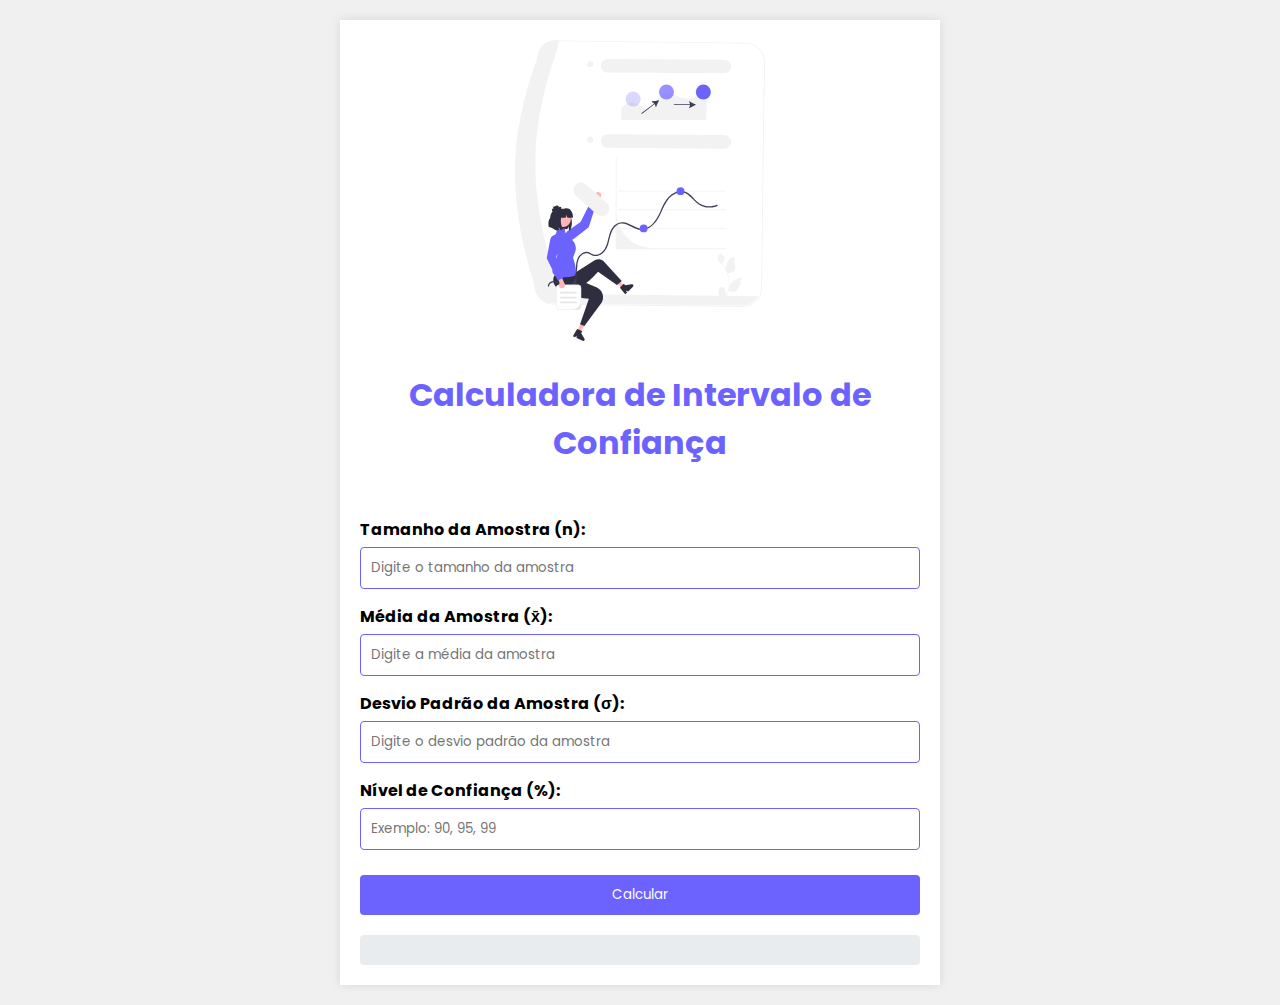
<file: estatistica/index.html>
<!DOCTYPE html>
<html lang="pt-BR">

<head>
    <meta charset="UTF-8">
    <meta name="viewport" content="width=device-width, initial-scale=1.0">
    <title>Calculadora de Intervalo de Confiança</title>
    <link rel="preconnect" href="https://fonts.googleapis.com">
    <link rel="preconnect" href="https://fonts.gstatic.com" crossorigin>
    <link
        href="https://fonts.googleapis.com/css2?family=Poppins:ital,wght@0,100;0,200;0,300;0,400;0,500;0,600;0,700;0,800;0,900;1,100;1,200;1,300;1,400;1,500;1,600;1,700;1,800;1,900&display=swap"
        rel="stylesheet">
    <link rel="stylesheet" href="./style.css">
</head>

<body>
    <div class="container">

        <!-- Modal de Alerta Personalizado -->
        <div id="customAlert" class="modal">
            <div class="modal-content">
                <span class="close" onclick="fecharAlerta()">&times;</span>
                <p id="alertMessage"></p>
            </div>
        </div>

        <div class="imagem">
            <img src="./img/undraw_visualization_re_1kag.svg" alt="Imagem de gráfico">
        </div>

        <div>
            <h1>Calculadora de Intervalo de Confiança</h1>

            <label for="tamanhoAmostra">Tamanho da Amostra (n):</label>
            <input type="number" id="tamanhoAmostra" placeholder="Digite o tamanho da amostra">

            <label for="mediaAmostra">Média da Amostra (x̄):</label>
            <input type="number" id="mediaAmostra" placeholder="Digite a média da amostra">

            <label for="desvioPadrao">Desvio Padrão da Amostra (σ):</label>
            <input type="number" id="desvioPadrao" placeholder="Digite o desvio padrão da amostra">

            <label for="nivelConfianca">Nível de Confiança (%):</label>
            <input type="number" id="nivelConfianca" placeholder="Exemplo: 90, 95, 99">

            <button onclick="calcularIntervaloConfianca()">Calcular</button>

            <div class="resultado" id="resultado"></div>
        </div>
    </div>

    <script src="script.js"></script>
</body>

</html>
</file>
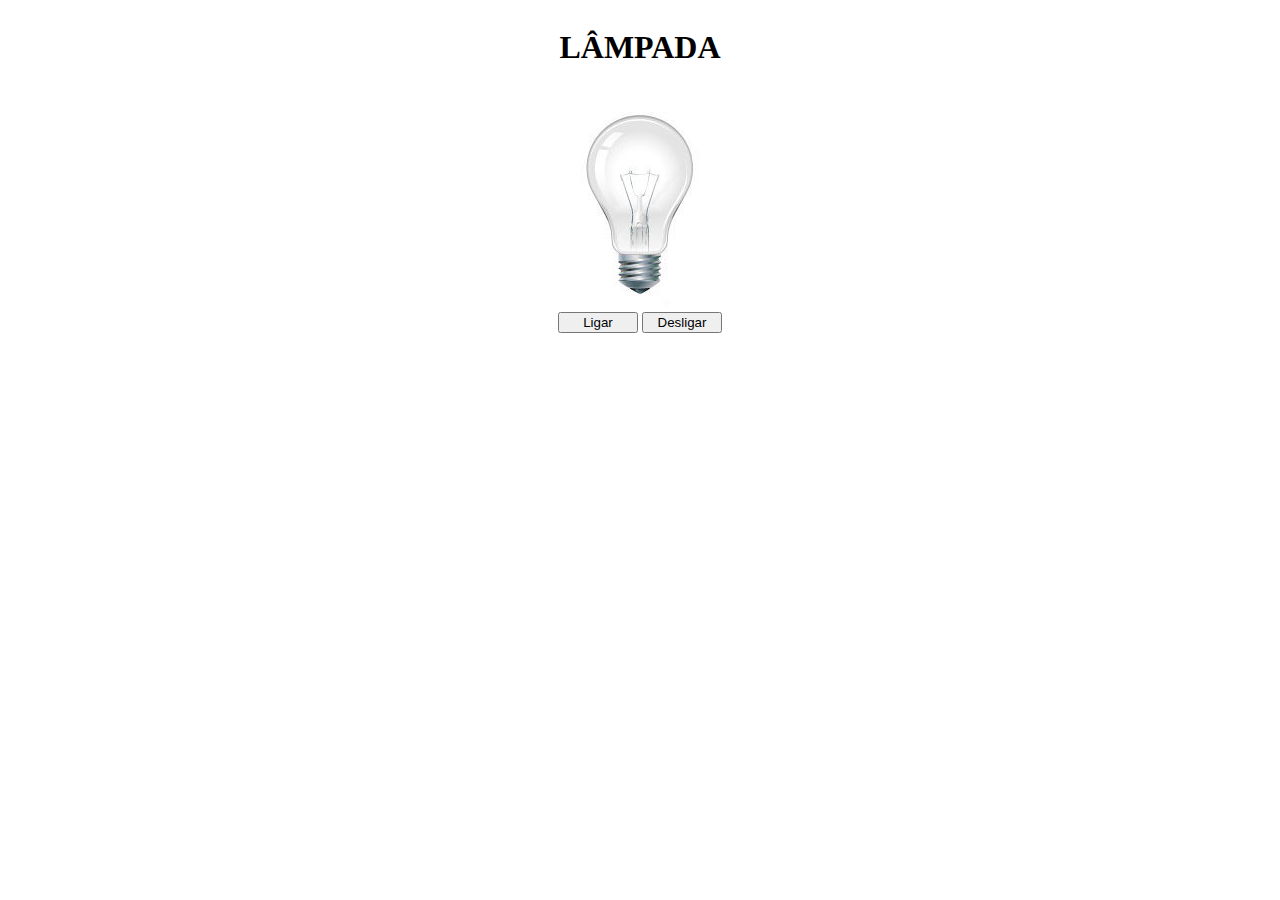
<file: ProgramaçãoWeb/Lâmpada/index.html>
<!DOCTYPE html>
<html lang="en">
<head>
    <meta charset="UTF-8">
    <meta name="viewport" content="width=device-width, initial-scale=1.0">
    <link rel="stylesheet" href="style.css">
    <title>Lâmpada</title>
</head>
<body>
    <header>
        <h1>LÂMPADA</h1>
    </header>
    <main>
        <div>
            <img src="./img/desligada.jpg" alt="Lâmpada" id='lamp'>
        </div>
        <div>
            <button id='turnOn'>Ligar</button>
            <button id='turnOff'>Desligar</button>
        </div>
    </main>
    <script src="./lampada.js"></script>
</body>
</html>
</file>
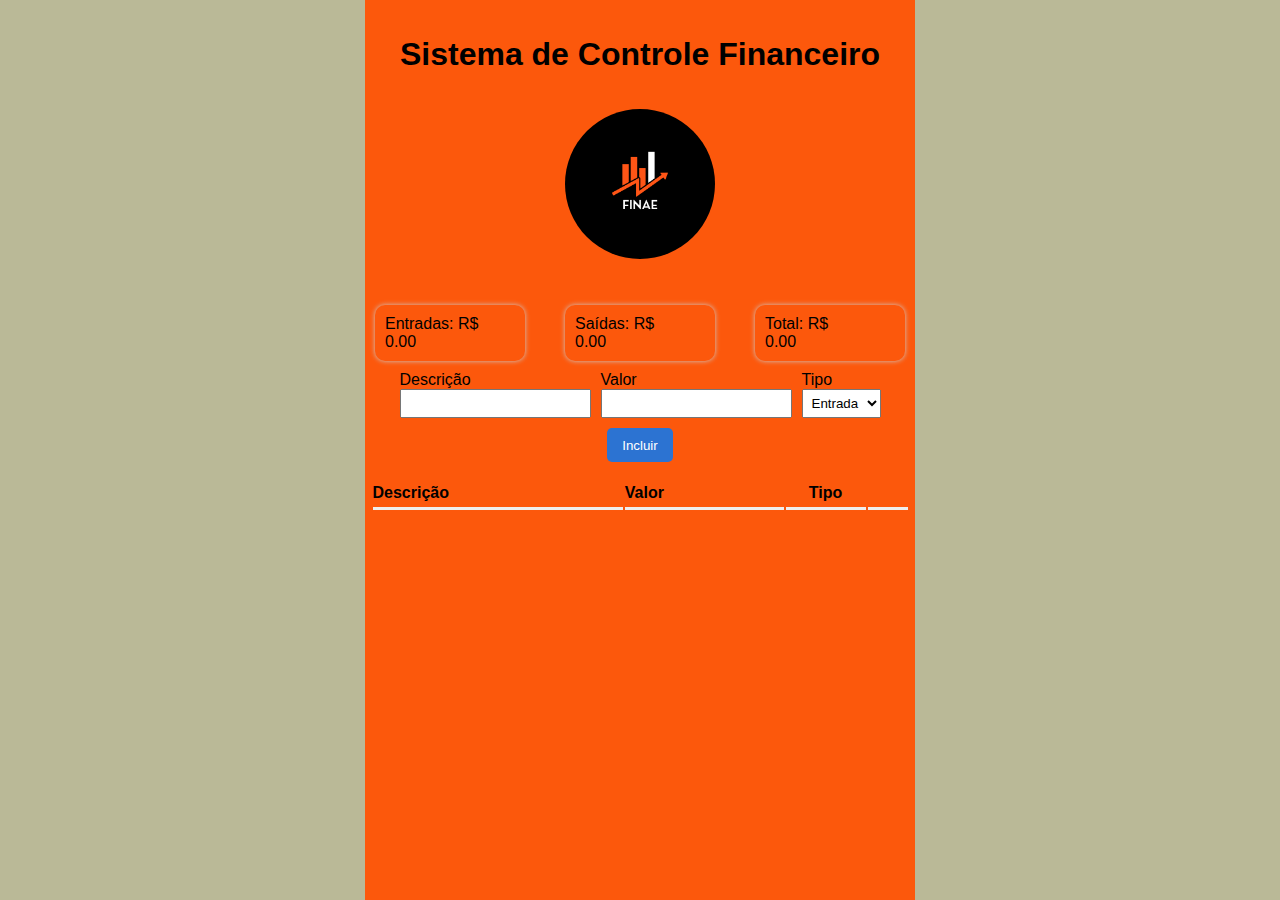
<file: ProgramaçãoWeb/sistemaFinanceiro/index.html>
<!DOCTYPE html>
<html lang="en">
<head>
  <meta charset="UTF-8">
  <meta http-equiv="X-UA-Compatible" content="IE=edge">
  <meta name="viewport" content="width=device-width, initial-scale=1.0">
  <title>Controle Financeiro</title>

  <link href='https://unpkg.com/boxicons@2.1.2/css/boxicons.min.css' rel='stylesheet'>


  <link rel="stylesheet" href="style.css">
</head>
<body>
  <main>
    <br><br>
    <h1>Sistema de Controle Financeiro</h1>
    <br><br>
    <img src="logo.png">
    <br><br>
    <div class="resume">
      <div>
        Entradas: R$
        <span class="incomes">0.00</span>
      </div>
      <div>
        Saídas: R$
        <span class="expenses">0.00</span>
      </div>
      <div>
        Total: R$
        <span class="total">0.00</span>
      </div>
    </div>
    <div class="newItem">
      <div class="divDesc">
        <label for="desc">Descrição</label>
        <input type="text" id="desc" />
      </div>
      <div class="divAmount">
        <label for="amount">Valor</label>
        <input type="number" id="amount" />
      </div>
      <div class="divType">
        <label for="type">Tipo</label>
        <select id="type">
          <option>Entrada</option>
          <option>Saída</option>
        </select>
      </div>
      <button id="btnNew">Incluir</button>
    </div>
    <div class="divTable">
      <table>
        <thead>
          <tr>
            <th>Descrição</th>
            <th class="columnAmount">Valor</th>
            <th class="columnType">Tipo</th>
            <th class="columnAction"></th>
          </tr>
        </thead>
        <tbody>
        </tbody>
      </table>
  </main>  

  <script src="script.js"></script>
</body>
</html>
</file>
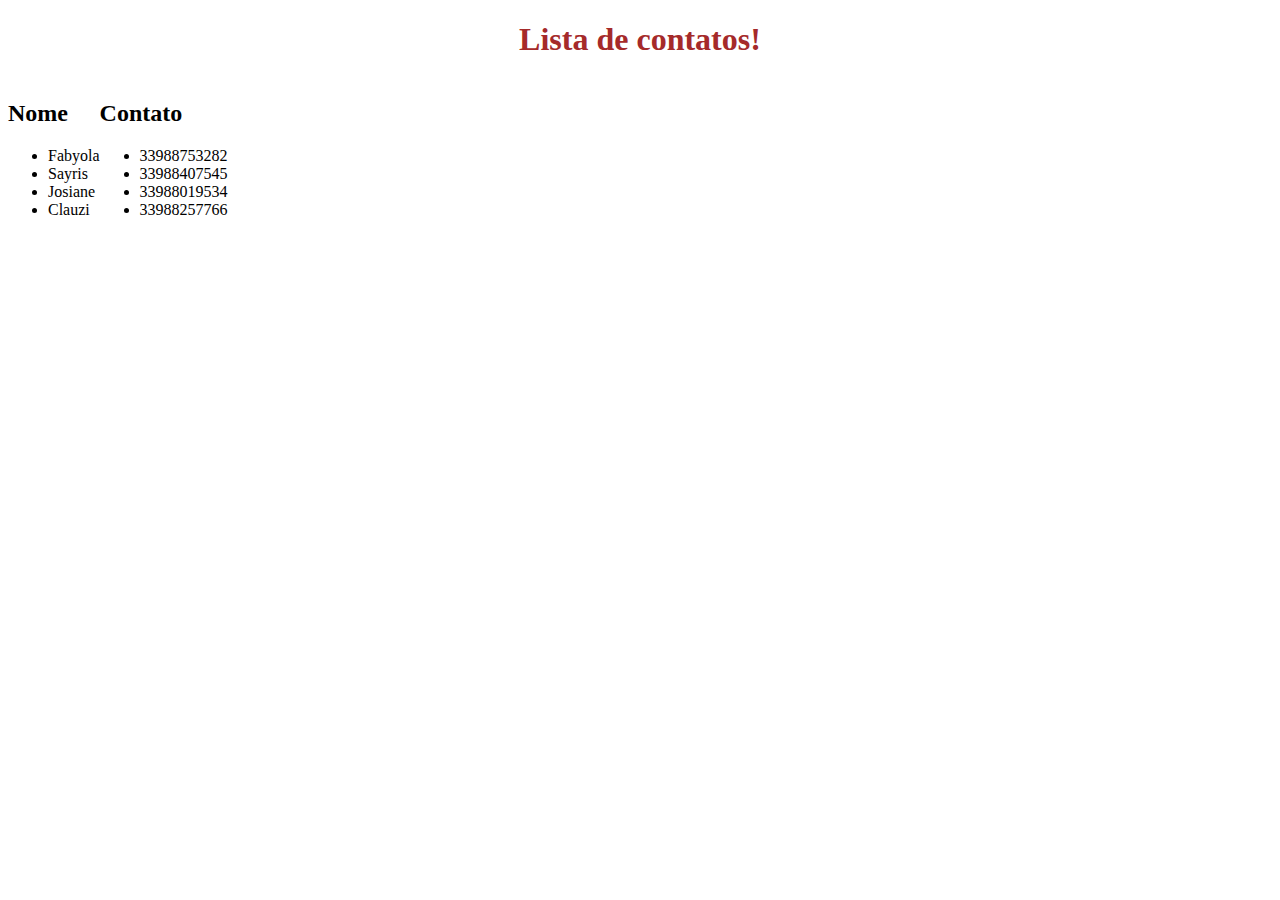
<file: HTML/agenda.html>
<!DOCTYPE html>
<html lang="en">
<head>
    <meta charset="UTF-8">
    <meta http-equiv="X-UA-Compatible" content="IE=edge">
    <meta name="viewport" content="width=device-width, initial-scale=1.0">
    <link href="agenda.css" rel="stylesheet">
    <title>Agenda</title>
</head>
<body>
    <h1>Lista de contatos!</h1>
        <section class="info">
            <div>
                <h2>Nome</h2>
                <ul>
                    <li>Fabyola</li>
                    <li>Sayris</li>
                    <li>Josiane</li>
                    <li>Clauzi</li>
                </ul>
            </div>

            <div>
                <h2>Contato</h2>
                <ul>
                    <li>33988753282</li>
                    <li>33988407545</li>
                    <li>33988019534</li>
                    <li>33988257766</li>
                </ul>
            </div>
        </section>
</body>
</html>
</file>
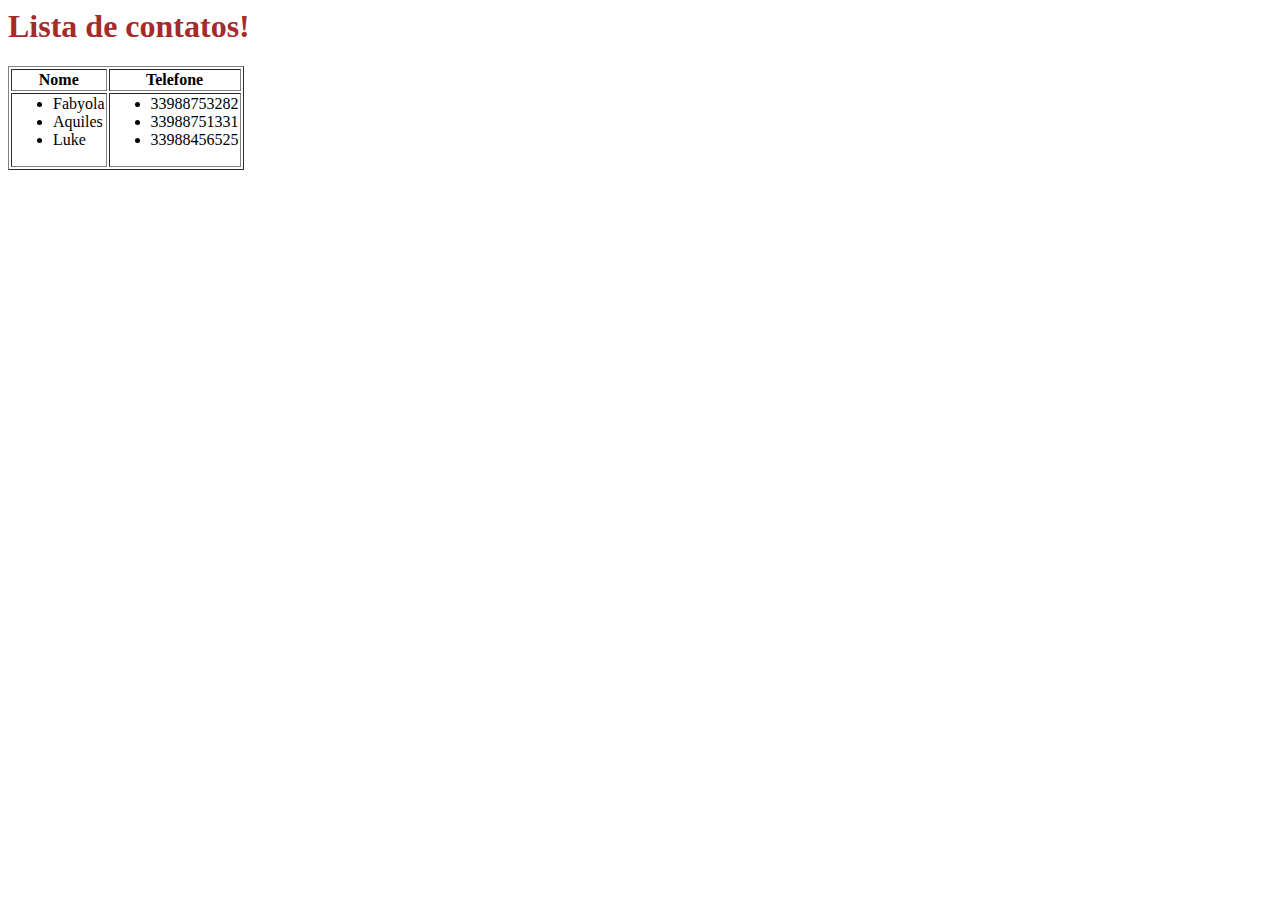
<file: ManipulaçãoDeArquivos/agenda/lista.html>
<html><head><title>Agenda</title></head><body><h1>Lista de contatos!</h1><table border='1'><tr><th>Nome</th><th>Telefone</th></tr><tr><td><ul><li>Fabyola</li>
<li>Aquiles</li>
<li>Luke</li>
</ul></td><td><ul><li>33988753282</li>
<li>33988751331</li>
<li>33988456525</li>
</ul></td></tr></table></body></html><style>h1 {color:brown;} </style>
</file>
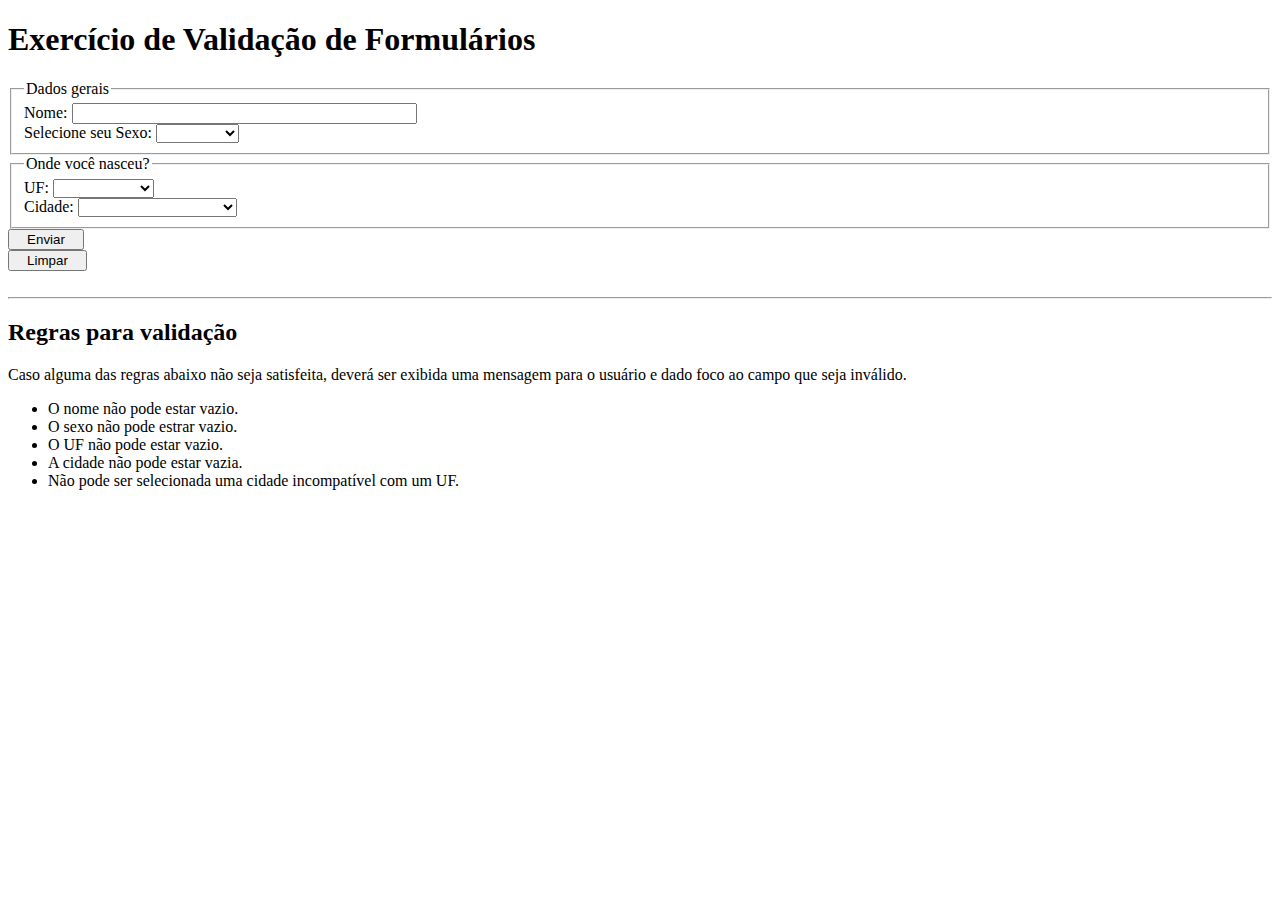
<file: POO/validação/001 - Validacao.html>
﻿<!DOCTYPE HTML>
<html lang="pt-br">
<head>
<meta charset="UTF-8">
<title>Validação de Formulários</title>

</head>

<body>	

	<script>
		//Quando o objeto for carregado, o DOM foi criado.
		window.onload = function (){
			var f = document.getElementById ("f");
			f.onsubmit = function (){
				//Verificando o campo nome.
				if (f.nome.value.length == 0){
					alert ("Informe o nome.");
					f.nome.focus();
					return false;
				}
				//Verificando o campo sexo.
				if (f.sexo.value == "vazio"){
					alert ("Informe o sexo.");
					f.sexo.focus();
					return false;
				}
				//Verificando o campo UF.
				if (f.uf.value == "vazio"){
					alert ("Informe o estado.");
					f.uf.focus();
					return false;
				}
				//Verificando o campo cidade.
				if (f.cidade.value == "vazio"){
					alert ("Informe a cidade.");
					f.cidade.focus();
					return false;
				}
				if (f.uf.value == 'ba' && (f.cidade.selectedIndex < 1 || f.cidade.selectedIndex > 11)){
						alert ("Selecione uma cidade válida do estado Bahia.");
						f.cidade.focus();
						return false;
				} else if (f.uf.value == 'mg' && (f.cidade.selectedIndex < 12 || f.cidade.selectedIndex > 23)){
					alert ("Selecione uma cidade válida do estado Minas Gerais.");
						f.cidade.focus();
						return false;
				} else if (f.uf.value == 'sp' && (f.cidade.selectedIndex < 24 || f.cidade.selectedIndex > 33)){
					alert ("Selecione uma cidade válida do estado São Paulo.");
						f.cidade.focus();
						return false;
				}
				alert ("Os dados serão enviados.");
				return true;
			}
		}
	</script>

	<h1>Exercício de Validação de Formulários</h1>

	<form id="f" method="post" action="https://postman-echo.com/post">
        
        <fieldset>
 			<legend> Dados gerais </legend>       
            
            <label for="nome"> Nome: </label>
            <input type="text" id="nome" name="nome" size="40" maxlength="40" />
            
            <br />           
            
            <label for="sexo"> Selecione seu Sexo: </label>
            <select id="sexo" name="sexo">
            	<option value="vazio"> </option>
                <option value="masc"> Masculino </option>
                <option value="fem"> Feminino </option>
            </select>
        
        </fieldset>
               
        <fieldset>
        	<legend> Onde você nasceu? </legend>
			<label for="uf">UF: </label>
			<select id="uf" name="uf">
				<option value="vazio"> </option>
				<option value="ba"> Bahia </option>
				<option value="mg"> Minas Gerais </option>
				<option value="sp"> São Paulo </option>
			</select>
			
			<br />
			
			<label for="cidade">Cidade: </label>
			<select id="cidade" name="cidade">
				<option value="vazio"> </option>
				
				<optgroup label="Bahia">
					<option> Alcubaça </option>
					<option> Feira de Santana </option>
					<option> Porto Seguro </option>
					<option> Santa Ines </option>
					<option> Senhor do Bonfim </option>
					<option> Tremedal </option>
					<option> Tucano </option>
					<option> Uaua </option>
					<option> Ubaira </option>
					<option> Ubaitaba </option>
					<option> Ubata </option>
				</optgroup>
				
				<optgroup label="Minas Gerais">
					<option> Abaeté </option>
					<option> Água Boa </option>
					<option> Araçuaí </option>
					<option> Belo Horizonte </option>
					<option> Berilo </option>
					<option> Guanhães </option>
					<option> Francisco Badaró</option>
					<option> Ipatinga </option>
					<option> Itinga </option>
					<option> Lelivéldia </option>
					<option> Viçosa </option>
					<option> Virgem da Lapa </option>
				</optgroup>
				
				<optgroup label="São Paulo">
					<option> Adamantina </option>				
					<option> Alvares Florence </option>
					<option> Areias </option>
					<option> Brotas </option>
					<option> Cajuru </option>
					<option> Iguapé </option>
					<option> Presidente Prudente </option>
					<option> Santo André </option>
					<option> São Paulo </option>
					<option> Votorantim </option>
				</optgroup>
				
			</select>
            
        </fieldset>
        
        <input type="submit" id="enviar" name="enviar" value="   Enviar   " />
        
        <br />
        
        <input type="reset" id="limpar" value="   Limpar   " />
        
        <br />                
        
    </form>
    
    <br />
    <hr />
    
    <h2> Regras para validação </h2>

	Caso alguma das regras abaixo não seja satisfeita, deverá ser exibida uma mensagem para o usuário e dado foco ao campo que seja inválido.
    
    <ul>
    	<li> O nome não pode estar vazio. </li>
        <li> O sexo não pode estrar vazio.</li>
        <li> O UF não pode estar vazio.</li>
        <li> A cidade não pode estar vazia.</li>
		<li> Não pode ser selecionada uma cidade incompatível com um UF.</li>
    </ul>
                 
</body>
</html>
</file>
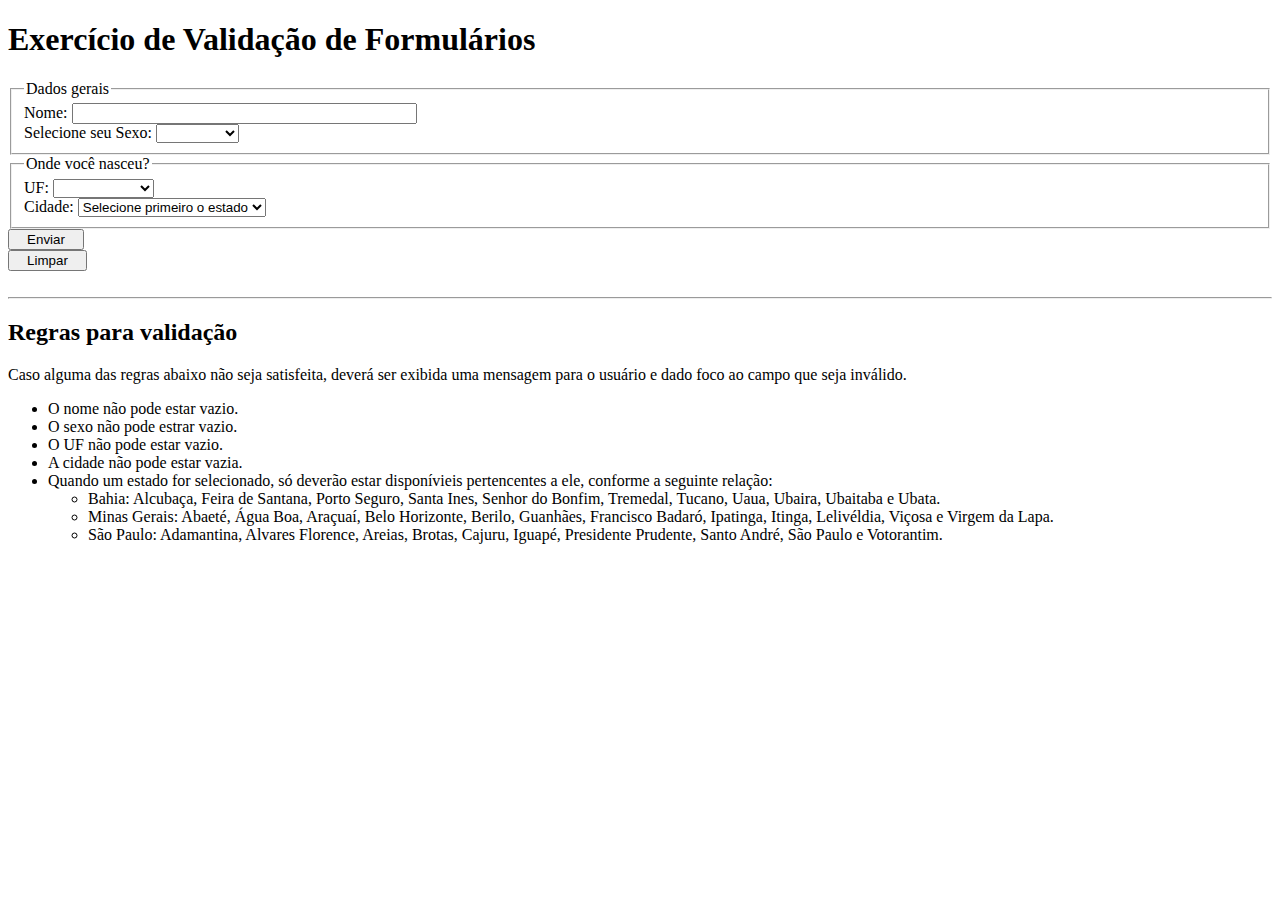
<file: POO/validação/002 - Validacao.html>
﻿<!DOCTYPE HTML>
<html lang="pt-br">
<head>
<meta charset="UTF-8">
<title>Validação de Formulários</title>

	<script src="002.js"></script>

</head>

<body>	

	<h1>Exercício de Validação de Formulários</h1>

	<form id="f" method="post" action="https://postman-echo.com/post">
        
        <fieldset>
 			<legend> Dados gerais </legend>       
            
            <label for="nome"> Nome: </label>
            <input type="text" id="nome" name="nome" size="40" maxlength="40" />
			
			<font color="red"><b id="erronome">  </b></font>

			<br/>
            
            <label for="sexo"> Selecione seu Sexo: </label>
            <select id="sexo" name="sexo">
            	<option value="vazio"> </option>
                <option value="masc"> Masculino </option>
                <option value="fem"> Feminino </option>
            </select>

			<font color="red"><b id="errosexo">  </b></font>
        
        </fieldset>
               
        <fieldset>
        	<legend> Onde você nasceu? </legend>
			<label for="uf">UF: </label>
			<select id="uf" name="uf">
				<option value="vazio"> </option>
				<option value="ba"> Bahia </option>
				<option value="mg"> Minas Gerais </option>
				<option value="sp"> São Paulo </option>
			</select>
			
			<br />
			
			<label for="cidade">Cidade: </label>
			<select id="cidade" name="cidade">
			
				<option value="vazio"> Selecione primeiro o estado </option>	
				
			</select>
            
        </fieldset>
        
        <input type="submit" id="enviar" name="enviar" value="   Enviar   " />
        
        <br />
        
        <input type="reset" id="limpar" value="   Limpar   " />
        
        <br />                
        
    </form>
    
    <br />
    <hr />
    
    <h2> Regras para validação </h2>

	Caso alguma das regras abaixo não seja satisfeita, deverá ser exibida uma mensagem para o usuário e dado foco ao campo que seja inválido.
    
    <ul>
    	<li> O nome não pode estar vazio. </li>
        <li> O sexo não pode estrar vazio.</li>
        <li> O UF não pode estar vazio.</li>
        <li> A cidade não pode estar vazia.</li>
		<li>
			Quando um estado for selecionado, só deverão estar disponívieis pertencentes a ele, conforme a seguinte relação:
			<ul>
				<li>Bahia: Alcubaça, Feira de Santana, Porto Seguro, Santa Ines, Senhor do Bonfim, Tremedal, Tucano, Uaua, Ubaira, Ubaitaba e Ubata. </li>
				<li>Minas Gerais: Abaeté, Água Boa, Araçuaí, Belo Horizonte, Berilo, Guanhães, Francisco Badaró, Ipatinga, Itinga, Lelivéldia, Viçosa e Virgem da Lapa. </li>
				<li>São Paulo: Adamantina, Alvares Florence, Areias, Brotas, Cajuru, Iguapé, Presidente Prudente, Santo André, São Paulo e Votorantim. </li>
			</ul>
		</li>
		
		
    </ul>
                 
</body>




</html>
</file>
<file: estatistica/style.css>
* {
    margin: 0;
    padding: 0;
    box-sizing: border-box;
    font-family: 'Poppins', sans-serif;
}

body {
    font-family: Arial, sans-serif;
    background-color: #f0f0f0;
    margin: 0;
    padding: 20px;
}

.container {
    max-width: 600px;
    padding: 40px;
    margin: 0 auto;
    background-color: white;
    padding: 20px;
    box-shadow: 0 0 10px rgba(0, 0, 0, 0.1);
}

.imagem {
    width: 100%;
    display: flex;
    justify-content: center;
    align-items: center;
    margin-bottom: 30px;
}

img {
    width: 250px;
    
   
}

h1 {
    text-align: center;
    margin-bottom: 50px;
    color: #6C63FF;
}

label {
    font-weight: bold;
    display: block;
    margin-bottom: 5px;
}

input {
    width: 100%;
    padding: 10px;
    margin-bottom: 15px;
    border: 1px solid #ccc;
    border-radius: 4px;
    border-color: #6C63FF;
}

button {
    margin-top: 10px;
    width: 100%;
    padding: 10px;
    background-color: #6C63FF;
    color: white;
    border: none;
    border-radius: 4px;
    cursor: pointer;
}

button:hover {
    background-color: #4c45d3;
}

.resultado {
    margin-top: 20px;
    background-color: #e9ecef;
    padding: 15px;
    border-radius: 4px;
}

/* Estilo do Modal */
.modal {
    display: none; /* Escondido por padrão */
    position: fixed; 
    z-index: 1; /* Ficar na frente de tudo */
    left: 0;
    top: 0;
    width: 100%;
    height: 100%;
    background-color: rgba(0, 0, 0, 0.4); /* Sombra por trás */
}

/* Estilo do conteúdo do modal */
.modal-content {
    background-color: white;
    margin: 15% auto;
    padding: 20px;
    border-radius: 8px;
    width: 80%;
    max-width: 400px;
    box-shadow: 0 4px 8px rgba(0, 0, 0, 0.2);
}

/* Botão de fechar */
.close {
    color: #aaa;
    float: right;
    font-size: 28px;
    font-weight: bold;
}

.close:hover, .close:focus {
    color: black;
    cursor: pointer;
}

/* Mensagem do alerta */
#alertMessage {
    font-size: 18px;
    text-align: center;
}
</file>
<file: ProgramaçãoWeb/Lâmpada/style.css>
header,
main {
    display: flex;
    flex-direction: column;
    align-items: center;
}
button {
    width: 80px;
}
</file>
<file: ProgramaçãoWeb/sistemaFinanceiro/style.css>
* {
    margin: 0;
    padding: 0;
    box-sizing: border-box;
    font-family: 'poppins', sans-serif;
    outline: none;
  }
  
  body {
    height: 100vh;
    display: flex;
    justify-content: center;
    background-color: #bab997;
  }
  
  main {
    max-width: 550px;
    width: 100%;
    display: flex;
    flex-direction: column;
    align-items: center;
    background: #fc580c; 
  }

  img {
    border-radius: 50%;
    min-height: 150px;
    width: 150px;
  }
  
  .resume {
    display: flex;
    padding: 10px 0;
    gap: 40px;
    width: 100%;
    justify-content: center;
    flex-wrap: wrap;
  }
  
  .resume > div {
    display: flex;
    flex-direction: column;
    box-shadow: 0px 0px 5px #ccc;
    border-radius: 10px;
    padding: 10px;
    width: 150px;
  }
  
  .newItem {
    display: flex;
    gap: 10px;
    align-items: end;
    width: 100%;
    justify-content: center;
    flex-wrap: wrap;
  }
  
  .divDesc, .divType, .divAmount {
    display: flex;
    flex-direction: column;
  }
  
  .newItem > button {
    background-color: #2C73D2;
    color: white;
    border: none;
    padding: 0 15px;
    border-radius: 5px;
    cursor: pointer;
    height: 34px;
  }
  
  input, select {
    padding: 5px;
  }
  
  .divTable {
    width: 100%;
    display: flex;
    justify-content: center;
  }
  
  table {
    width: 98%;
    padding: 20px 0;
    border-radius: 5px;
  }
  
  th {
    text-align: start;
    border-bottom: inset;
    padding-bottom: 5px;
  }
  
  i {
    font-size: 25px;
  }
  
  .bxs-chevron-up-circle {
    color: #00C9A7;
  }
  
  .bxs-chevron-down-circle {
    color: #D83121;
  }
  
  .columnAction {
    width: 40px;
    text-align: center;
  }
  
  .columnAction > button {
    background: transparent;
    border: none;
  }
  
  .columnAmount {
    width: 30%;
  }
  
  .columnType {
    width: 80px;
    text-align: center;
  }
</file>
<file: HTML/agenda.css>
h1 {
    text-align: center;
    color:brown;
}

.info {
    display: flex;
    flex-direction: row;
    align-items: center;
}
</file>
